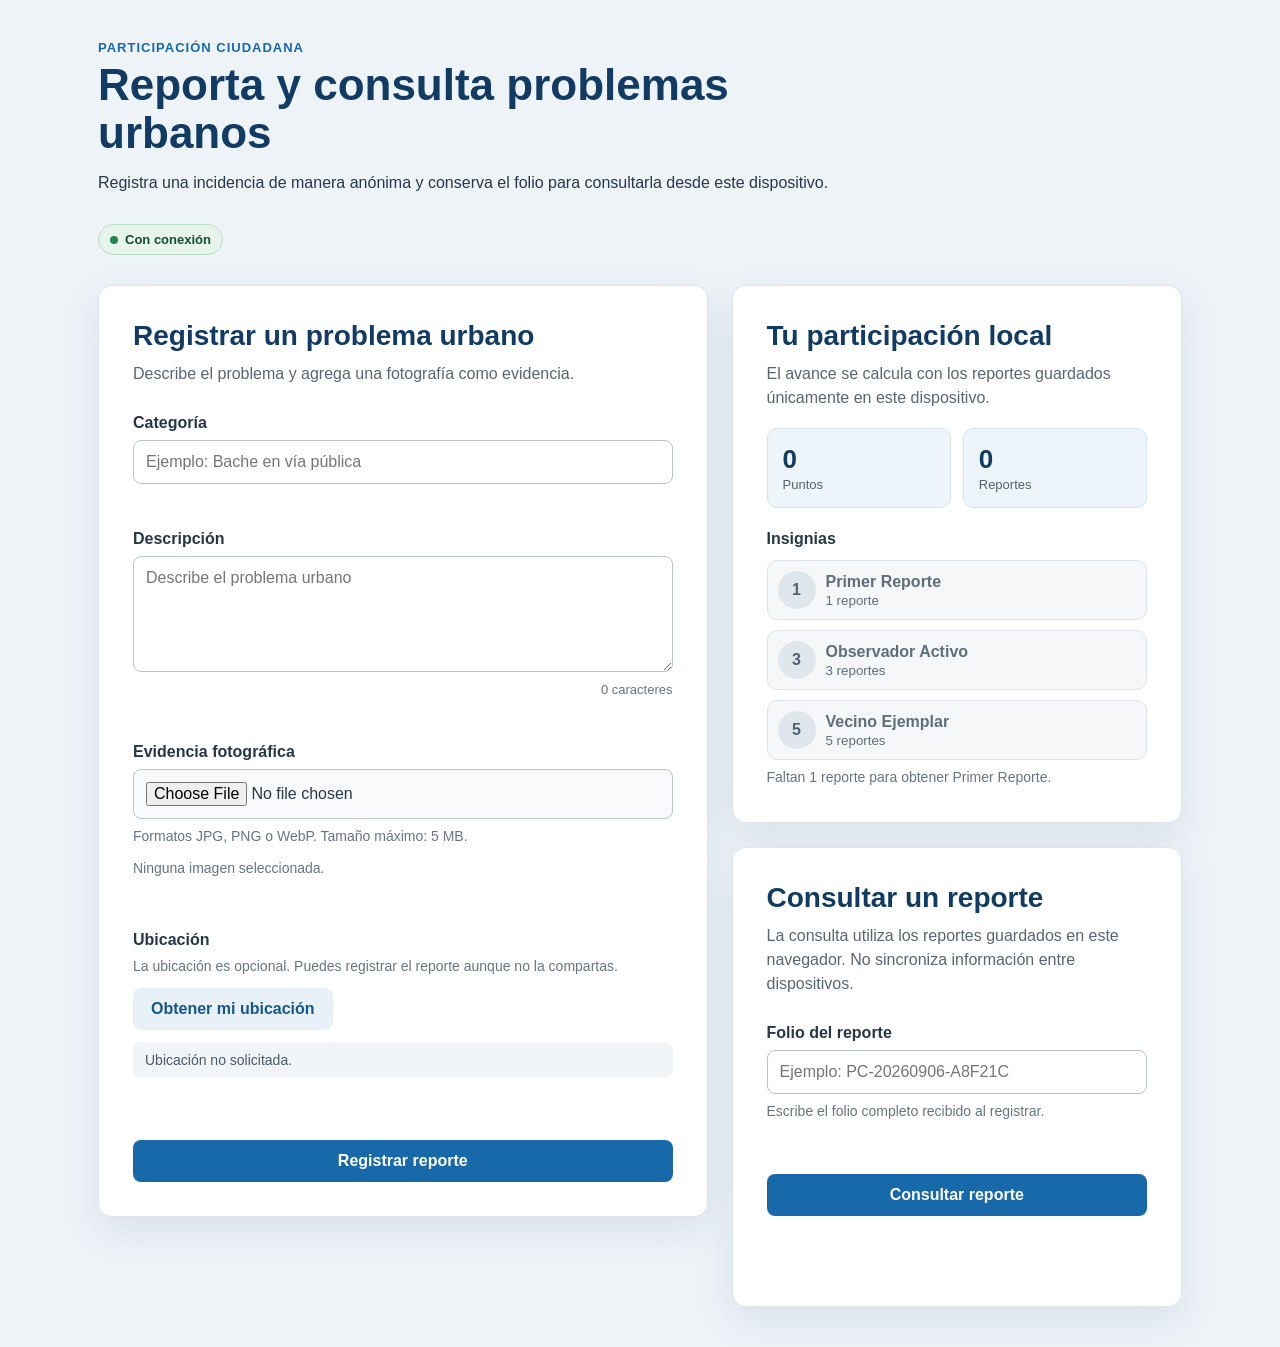
<file: index.html>
<!DOCTYPE html>
<html lang="es">

<head>
    <meta charset="UTF-8">

    <meta
        name="viewport"
        content="width=device-width, initial-scale=1.0"
    >

    <title>Registro de problema urbano</title>

    <meta
        name="description"
        content="PWA anónima para registrar y consultar problemas urbanos desde el almacenamiento local del dispositivo."
    >

    <meta name="theme-color" content="#123b63">

    <link rel="manifest" href="manifest.webmanifest">
    <link rel="icon" href="icons/icon-192.png" type="image/png">
    <link rel="apple-touch-icon" href="icons/icon-192.png">
    <link rel="stylesheet" href="styles.css">
</head>

<body>

    <main class="contenedor">

        <header class="portada">
            <p class="etiqueta">
                Participación ciudadana
            </p>

            <h1>
                Reporta y consulta problemas urbanos
            </h1>

            <p>
                Registra una incidencia de manera anónima y conserva
                el folio para consultarla desde este dispositivo.
            </p>

            <p
                id="estado-conexion"
                class="estado-conexion"
                role="status"
                aria-live="polite"
            >
                Comprobando conexión...
            </p>
        </header>

        <div class="rejilla-principal">

        <section
            class="tarjeta"
            aria-labelledby="titulo-formulario"
        >

            <header class="encabezado">

                <h2 id="titulo-formulario">
                    Registrar un problema urbano
                </h2>

                <p>
                    Describe el problema y agrega una fotografía
                    como evidencia.
                </p>

            </header>

            <form id="reporte-form" novalidate>

                <div class="campo">

                    <label for="categoria">
                        Categoría
                    </label>

                    <input
                        type="text"
                        id="categoria"
                        name="categoria"
                        placeholder="Ejemplo: Bache en vía pública"
                        aria-describedby="error-categoria"
                        required
                    >

                    <p
                        id="error-categoria"
                        class="mensaje-error"
                        aria-live="polite"
                    ></p>

                </div>

                <div class="campo">

                    <label for="descripcion">
                        Descripción
                    </label>

                    <textarea
                        id="descripcion"
                        name="descripcion"
                        rows="5"
                        placeholder="Describe el problema urbano"
                        aria-describedby="contador-descripcion error-descripcion"
                        required
                    ></textarea>

                    <p
                        id="contador-descripcion"
                        class="contador"
                    >
                        0 caracteres
                    </p>

                    <p
                        id="error-descripcion"
                        class="mensaje-error"
                        aria-live="polite"
                    ></p>

                </div>

                <div class="campo">

                    <label for="evidencia">
                        Evidencia fotográfica
                    </label>

                    <input
                        type="file"
                        id="evidencia"
                        name="evidencia"
                        accept=".jpg,.jpeg,.png,.webp,image/jpeg,image/png,image/webp"
                        aria-describedby="ayuda-evidencia estado-evidencia error-evidencia"
                        required
                    >

                    <p
                        id="ayuda-evidencia"
                        class="texto-secundario"
                    >
                        Formatos JPG, PNG o WebP. Tamaño máximo: 5 MB.
                    </p>

                    <p
                        id="estado-evidencia"
                        class="texto-secundario"
                    >
                        Ninguna imagen seleccionada.
                    </p>

                    <p
                        id="error-evidencia"
                        class="mensaje-error"
                        aria-live="polite"
                    ></p>

                </div>

                <div class="campo">

                    <p class="titulo-campo">
                        Ubicación
                    </p>

                    <p class="texto-secundario">
                        La ubicación es opcional. Puedes registrar
                        el reporte aunque no la compartas.
                    </p>

                    <button
                        type="button"
                        id="btn-ubicacion"
                        class="boton-secundario"
                    >
                        Obtener mi ubicación
                    </button>

                    <p
                        id="estado-ubicacion"
                        class="estado"
                        aria-live="polite"
                    >
                        Ubicación no solicitada.
                    </p>

                </div>

                <p
                    id="mensaje-general"
                    class="mensaje-general"
                    role="status"
                    aria-live="polite"
                ></p>

                <button
                    type="submit"
                    id="btn-registrar"
                    class="boton-principal"
                >
                    Registrar reporte
                </button>

            </form>

        </section>

        <div class="columna-lateral">

        <section
            class="tarjeta tarjeta-participacion"
            aria-labelledby="titulo-participacion"
        >
            <header class="encabezado encabezado-compacto">
                <h2 id="titulo-participacion">
                    Tu participación local
                </h2>

                <p>
                    El avance se calcula con los reportes guardados
                    únicamente en este dispositivo.
                </p>
            </header>

            <div
                class="resumen-participacion"
                aria-live="polite"
            >
                <p>
                    <strong id="total-puntos">0</strong>
                    <span>Puntos</span>
                </p>

                <p>
                    <strong id="total-reportes">0</strong>
                    <span>Reportes</span>
                </p>
            </div>

            <h3 class="titulo-insignias">
                Insignias
            </h3>

            <ul class="lista-insignias">
                <li
                    id="insignia-primer-reporte"
                    class="insignia"
                >
                    <span class="marca-insignia" aria-hidden="true">1</span>
                    <span>
                        <strong>Primer Reporte</strong>
                        <small>1 reporte</small>
                    </span>
                </li>

                <li
                    id="insignia-observador-activo"
                    class="insignia"
                >
                    <span class="marca-insignia" aria-hidden="true">3</span>
                    <span>
                        <strong>Observador Activo</strong>
                        <small>3 reportes</small>
                    </span>
                </li>

                <li
                    id="insignia-vecino-ejemplar"
                    class="insignia"
                >
                    <span class="marca-insignia" aria-hidden="true">5</span>
                    <span>
                        <strong>Vecino Ejemplar</strong>
                        <small>5 reportes</small>
                    </span>
                </li>
            </ul>

            <p
                id="proxima-insignia"
                class="texto-secundario proxima-insignia"
            >
                Registra tu primer reporte para obtener una insignia.
            </p>
        </section>

        <section
            class="tarjeta tarjeta-consulta"
            aria-labelledby="titulo-consulta"
        >

            <header class="encabezado">
                <h2 id="titulo-consulta">
                    Consultar un reporte
                </h2>

                <p>
                    La consulta utiliza los reportes guardados en este
                    navegador. No sincroniza información entre dispositivos.
                </p>
            </header>

            <form id="consulta-form" novalidate>
                <div class="campo">
                    <label for="folio-consulta">
                        Folio del reporte
                    </label>

                    <input
                        type="text"
                        id="folio-consulta"
                        name="folio-consulta"
                        placeholder="Ejemplo: PC-20260906-A8F21C"
                        autocomplete="off"
                        autocapitalize="characters"
                        spellcheck="false"
                        aria-describedby="ayuda-folio error-folio"
                        required
                    >

                    <p
                        id="ayuda-folio"
                        class="texto-secundario"
                    >
                        Escribe el folio completo recibido al registrar.
                    </p>

                    <p
                        id="error-folio"
                        class="mensaje-error"
                        aria-live="polite"
                    ></p>
                </div>

                <button
                    type="submit"
                    id="btn-consultar"
                    class="boton-principal"
                >
                    Consultar reporte
                </button>
            </form>

            <p
                id="mensaje-consulta"
                class="mensaje-general mensaje-consulta"
                role="status"
                aria-live="polite"
            ></p>

            <article
                id="resultado-consulta"
                class="resultado-consulta"
                aria-labelledby="titulo-resultado"
                hidden
            >
                <h3 id="titulo-resultado">
                    Detalle del reporte
                </h3>

                <dl class="detalle-reporte">
                    <div>
                        <dt>Folio</dt>
                        <dd id="resultado-folio"></dd>
                    </div>

                    <div>
                        <dt>Categoría</dt>
                        <dd id="resultado-categoria"></dd>
                    </div>

                    <div>
                        <dt>Descripción</dt>
                        <dd id="resultado-descripcion"></dd>
                    </div>

                    <div>
                        <dt>Estado</dt>
                        <dd id="resultado-estado"></dd>
                    </div>

                    <div>
                        <dt>Fecha de registro</dt>
                        <dd id="resultado-fecha"></dd>
                    </div>

                    <div>
                        <dt>Ubicación</dt>
                        <dd id="resultado-ubicacion"></dd>
                    </div>
                </dl>

                <figure
                    id="contenedor-evidencia-consulta"
                    class="evidencia-consulta"
                    hidden
                >
                    <img
                        id="resultado-evidencia"
                        alt="Evidencia fotográfica del reporte consultado"
                    >

                    <figcaption>
                        Evidencia almacenada en este dispositivo.
                    </figcaption>
                </figure>
            </article>

        </section>

        </div>

        </div>

    </main>
    <script src="js/db.js"></script>
    <script src="js/reporte-service.js"></script>
    <script src="app.js"></script>

</body>

</html>
</file>
<file: styles.css>
/*
 * Configuración general
 */

* {
    box-sizing: border-box;
}

body {
    min-height: 100vh;

    margin: 0;

    background-color: #eef3f8;

    color: #263747;

    font-family:
        Arial,
        Helvetica,
        sans-serif;
}


/*
 * Contenedor principal
 */

.contenedor {
    width: 100%;
    max-width: 1120px;

    margin: 0 auto;

    padding: 40px 18px;
}

.portada {
    max-width: 760px;

    margin-bottom: 30px;
}

.portada h1 {
    margin: 0 0 12px;

    color: #123b63;

    font-size: clamp(30px, 5vw, 44px);
    line-height: 1.1;
}

.portada > p:last-child {
    margin: 0;

    color: #586574;

    font-size: 18px;
    line-height: 1.6;
}

.estado-conexion {
    display: inline-flex;

    margin-top: 16px !important;
    padding: 7px 11px;

    align-items: center;

    background-color: #e7f4ec;

    border: 1px solid #b8dcc7;
    border-radius: 999px;

    color: #174c30 !important;

    font-size: 13px !important;
    font-weight: bold;
    line-height: 1.2 !important;
}

.estado-conexion::before {
    width: 8px;
    height: 8px;

    margin-right: 7px;

    background-color: #238451;

    border-radius: 50%;

    content: "";
}

.estado-conexion.sin-conexion {
    background-color: #fff3dc;

    border-color: #e7c57e;

    color: #704a00 !important;
}

.estado-conexion.sin-conexion::before {
    background-color: #b36b00;
}

.rejilla-principal {
    display: grid;

    grid-template-columns: minmax(0, 1.15fr) minmax(320px, 0.85fr);
    gap: 24px;

    align-items: start;
}

.columna-lateral {
    display: grid;

    gap: 24px;
}


/*
 * Tarjeta del formulario
 */

.tarjeta {
    padding: 34px;

    background-color: #ffffff;

    border: 1px solid #dce5ee;
    border-radius: 14px;

    box-shadow:
        0 14px 38px
        rgba(31, 64, 96, 0.10);
}


/*
 * Encabezado
 */

.encabezado {
    margin-bottom: 28px;
}

.etiqueta {
    margin: 0 0 6px;

    color: #1769aa;

    font-size: 13px;
    font-weight: bold;

    letter-spacing: 1px;

    text-transform: uppercase;
}

.encabezado h2 {
    margin: 0 0 10px;

    color: #123b63;

    font-size: 28px;
}

.encabezado p {
    margin-top: 0;

    color: #586574;

    line-height: 1.5;
}


/*
 * Campos del formulario
 */

.campo {
    margin-bottom: 22px;
}

label,
.titulo-campo {
    display: block;

    margin: 0 0 8px;

    color: #263747;

    font-weight: bold;
}

input[type="text"],
textarea,
input[type="file"] {
    width: 100%;

    padding: 12px;

    border: 1px solid #b8c5d1;
    border-radius: 8px;

    background-color: #ffffff;

    color: #263747;

    font: inherit;
}

textarea {
    resize: vertical;
}

input[type="file"] {
    background-color: #f8fafc;
}

input[type="text"]:focus,
textarea:focus {
    outline: 3px solid
        rgba(23, 105, 170, 0.18);

    border-color: #1769aa;
}

button:focus-visible,
input:focus-visible,
textarea:focus-visible {
    outline: 3px solid rgba(23, 105, 170, 0.28);
    outline-offset: 2px;
}

input[aria-invalid="true"],
textarea[aria-invalid="true"] {
    border-color: #b42318;
}


/*
 * Textos auxiliares
 */

.texto-secundario {
    margin: 8px 0 12px;

    color: #667585;

    font-size: 14px;
    line-height: 1.4;
}

.contador {
    margin: 6px 0 0;

    color: #667585;

    font-size: 13px;
    text-align: right;
}

.mensaje-error {
    min-height: 18px;

    margin: 6px 0 0;

    color: #b42318;

    font-size: 14px;
}


/*
 * Estados y mensajes generales
 */

.estado {
    margin: 12px 0 0;

    padding: 10px 12px;

    background-color: #f2f5f8;

    border-radius: 7px;

    color: #46586a;

    font-size: 14px;
}

.mensaje-general {
    min-height: 24px;

    margin: 0 0 16px;

    font-weight: bold;
}

.mensaje-general.error {
    color: #b42318;
}

.mensaje-general.exito {
    color: #17623a;
}


/*
 * Botones
 */

button {
    padding: 12px 18px;

    border: none;
    border-radius: 8px;

    cursor: pointer;

    font-size: 16px;
    font-weight: bold;
}

.boton-principal {
    width: 100%;

    background-color: #1769aa;

    color: #ffffff;
}

.boton-secundario {
    background-color: #e8f1f8;

    color: #145889;
}

button:hover {
    filter: brightness(0.96);
}

button:disabled {
    cursor: not-allowed;

    opacity: 0.6;
}


/*
 * Participación local
 */

.encabezado-compacto {
    margin-bottom: 18px;
}

.resumen-participacion {
    display: grid;

    grid-template-columns: repeat(2, 1fr);
    gap: 12px;
}

.resumen-participacion p {
    margin: 0;
    padding: 15px;

    background-color: #edf5fb;

    border: 1px solid #d3e5f3;
    border-radius: 10px;
}

.resumen-participacion strong,
.resumen-participacion span {
    display: block;
}

.resumen-participacion strong {
    color: #123b63;

    font-size: 26px;
}

.resumen-participacion span {
    margin-top: 2px;

    color: #526272;

    font-size: 13px;
}

.titulo-insignias {
    margin: 22px 0 12px;

    color: #263747;

    font-size: 16px;
}

.lista-insignias {
    display: grid;

    margin: 0;
    padding: 0;

    gap: 10px;

    list-style: none;
}

.insignia {
    display: flex;

    padding: 10px;

    align-items: center;
    gap: 10px;

    background-color: #f5f7f9;

    border: 1px solid #dce5ee;
    border-radius: 10px;

    color: #5f6e7c;
}

.marca-insignia {
    display: grid;

    width: 38px;
    height: 38px;

    flex: 0 0 38px;
    place-items: center;

    background-color: #dfe6ec;

    border-radius: 50%;

    color: #526272;

    font-weight: bold;
}

.insignia strong,
.insignia small {
    display: block;
}

.insignia small {
    margin-top: 2px;
}

.insignia.obtenida {
    background-color: #edf8f2;

    border-color: #a7d5ba;

    color: #174c30;
}

.insignia.obtenida .marca-insignia {
    background-color: #17623a;

    color: #ffffff;
}

.proxima-insignia {
    margin-bottom: 0;
}


/*
 * Consulta de reportes
 */

.tarjeta-consulta {
    position: sticky;
    top: 24px;
}

.mensaje-consulta {
    margin-top: 16px;
}

.resultado-consulta {
    margin-top: 18px;
    padding-top: 22px;

    border-top: 1px solid #dce5ee;
}

.resultado-consulta h3 {
    margin: 0 0 16px;

    color: #123b63;

    font-size: 20px;
}

.detalle-reporte {
    margin: 0;
}

.detalle-reporte div {
    padding: 10px 0;

    border-bottom: 1px solid #e7edf3;
}

.detalle-reporte dt {
    margin-bottom: 4px;

    color: #526272;

    font-size: 13px;
    font-weight: bold;
    letter-spacing: 0.04em;
    text-transform: uppercase;
}

.detalle-reporte dd {
    margin: 0;

    overflow-wrap: anywhere;

    color: #263747;
    line-height: 1.5;
    white-space: pre-wrap;
}

.evidencia-consulta {
    margin: 20px 0 0;
}

.evidencia-consulta img {
    display: block;

    width: 100%;
    max-height: 360px;

    border-radius: 10px;

    object-fit: contain;

    background-color: #eef3f8;
}

.evidencia-consulta figcaption {
    margin-top: 8px;

    color: #667585;

    font-size: 13px;
}

[hidden] {
    display: none !important;
}


/*
 * Diseño responsivo
 */

@media (max-width: 600px) {

    .contenedor {
        padding: 20px 12px;
    }

    .tarjeta {
        padding: 24px 18px;
    }

    .portada h1 {
        font-size: 30px;
    }

    .portada > p:last-child {
        font-size: 16px;
    }

    .encabezado h2 {
        font-size: 24px;
    }

    .boton-secundario {
        width: 100%;
    }

}

@media (max-width: 900px) {

    .rejilla-principal {
        grid-template-columns: 1fr;
    }

    .tarjeta-consulta {
        position: static;
    }

}
</file>
